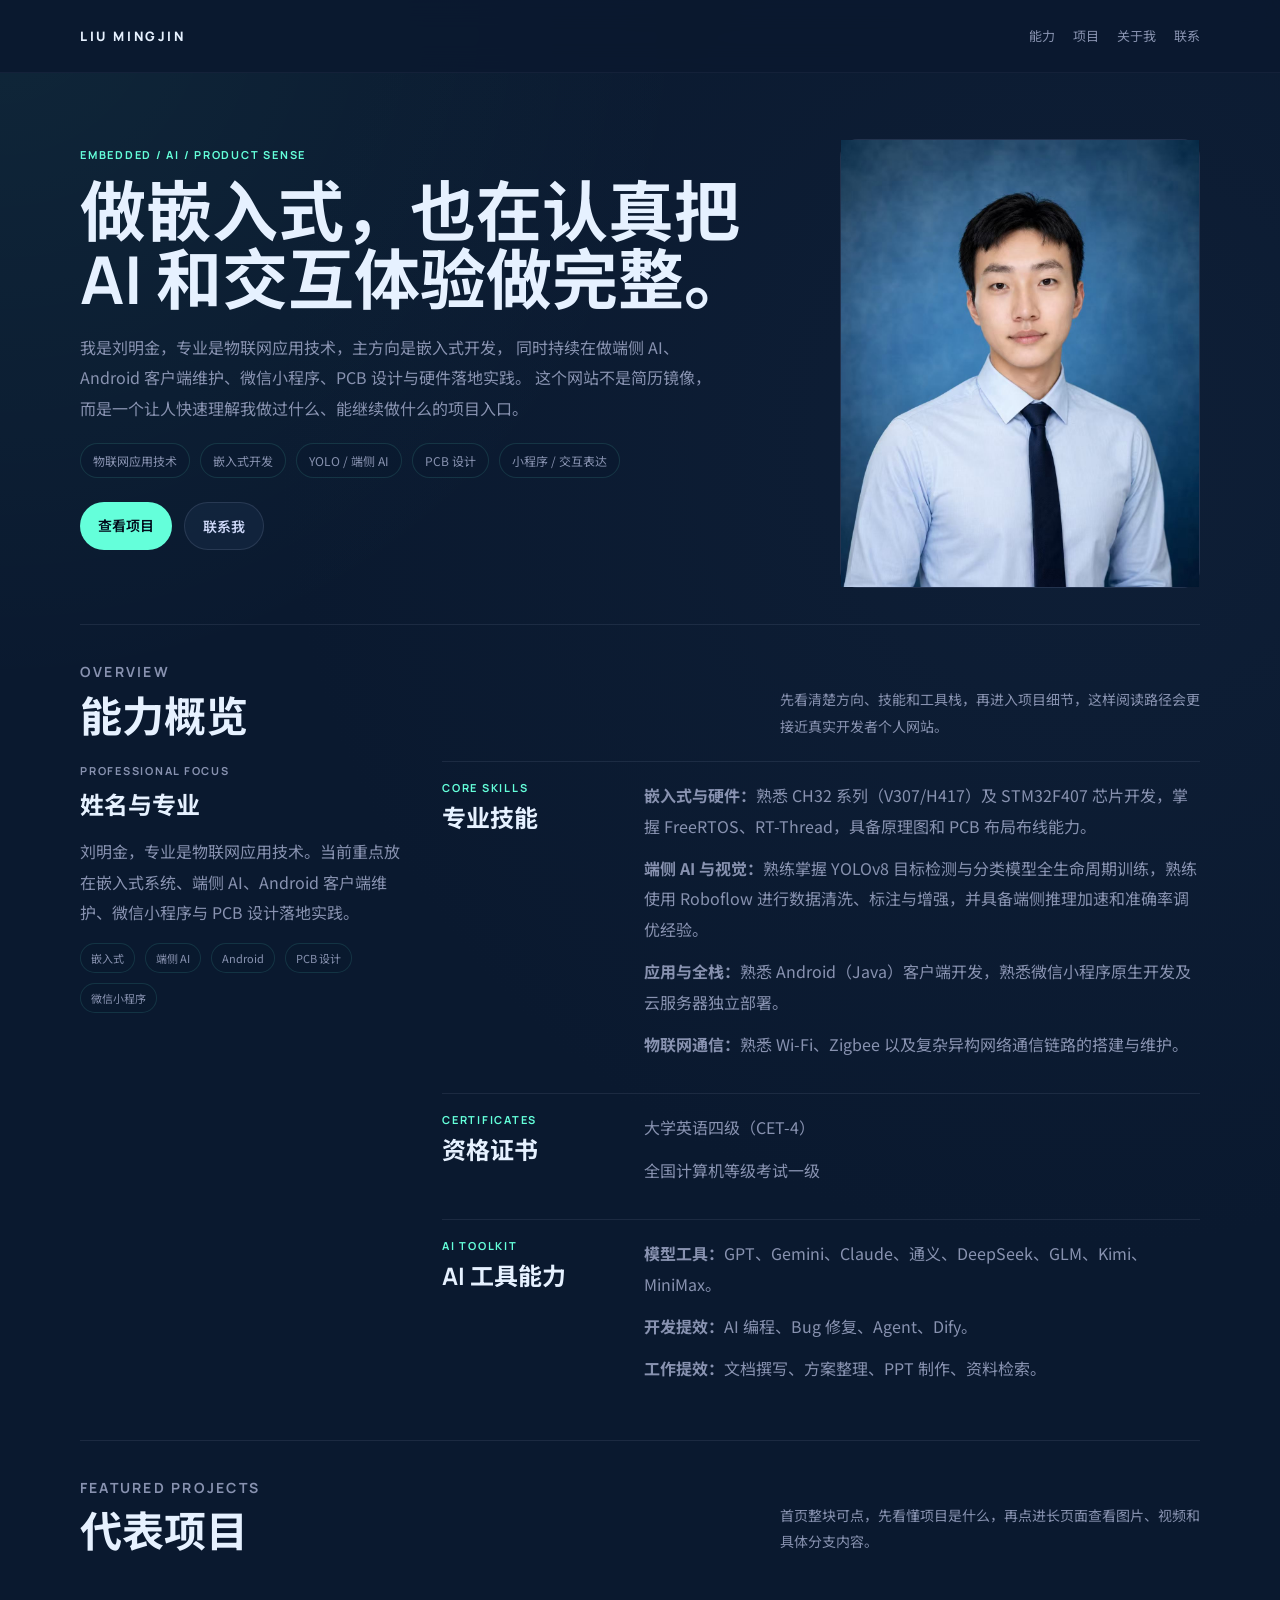
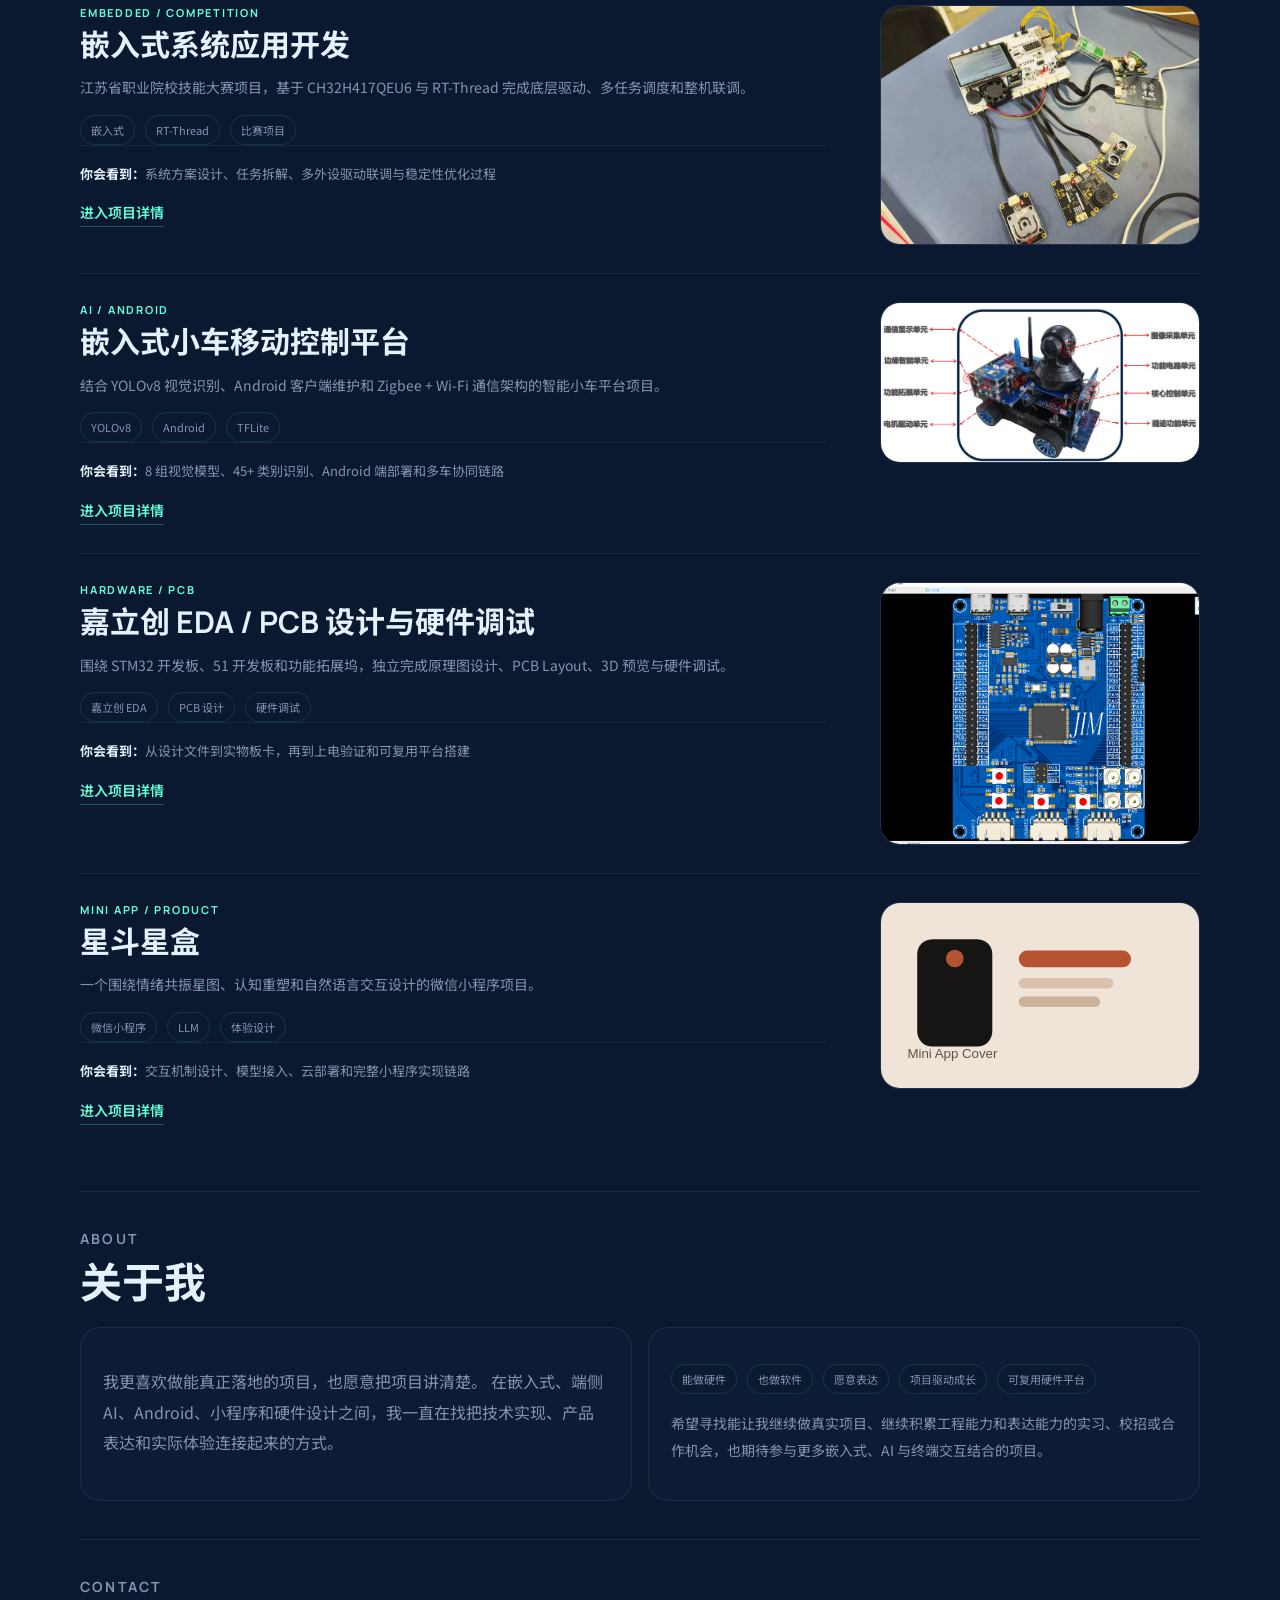
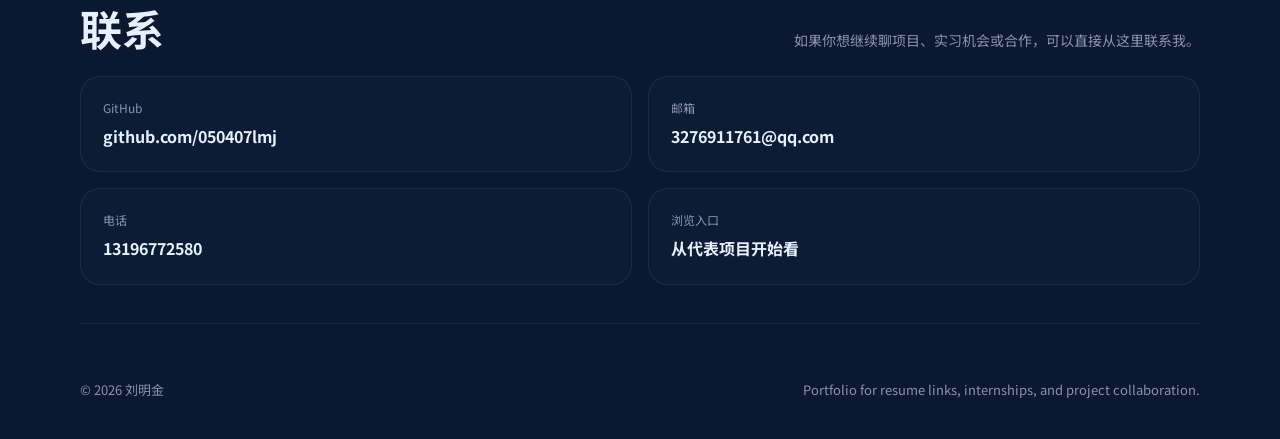
<file: index.html>
<!DOCTYPE html>
<html lang="zh-CN">
<head>
<meta charset="UTF-8">
<meta name="viewport" content="width=device-width, initial-scale=1.0">
<title>刘明金 | 嵌入式 × AI × 项目作品集</title>
<meta name="description" content="刘明金的个人作品集，聚焦嵌入式开发、端侧 AI、微信小程序、PCB 设计与项目落地实践。">
<link rel="preconnect" href="https://fonts.googleapis.com">
<link rel="preconnect" href="https://fonts.gstatic.com" crossorigin>
<link href="https://fonts.googleapis.com/css2?family=Manrope:wght@400;500;600;700;800&family=Noto+Sans+SC:wght@400;500;700&display=swap" rel="stylesheet">
<link rel="stylesheet" href="styles.css">
</head>
<body>
  <header class="site-header">
    <div class="shell nav-bar">
      <a class="brand" href="index.html">LIU MINGJIN</a>
      <nav class="nav-links" aria-label="主导航">
        <a href="#overview">能力</a>
        <a href="#projects">项目</a>
        <a href="#about">关于我</a>
        <a href="#contact">联系</a>
      </nav>
    </div>
  </header>

  <main class="shell flow-layout">
    <section class="hero" data-testid="hero-title-wrap">
      <div class="hero-grid">
        <div class="hero-copy">
          <p class="eyebrow">Embedded / AI / Product Sense</p>
          <h1 data-testid="hero-title">做嵌入式，也在认真把 AI 和交互体验做完整。</h1>
          <p class="hero-summary">
            我是刘明金，专业是物联网应用技术，主方向是嵌入式开发，
            同时持续在做端侧 AI、Android 客户端维护、微信小程序、PCB 设计与硬件落地实践。
            这个网站不是简历镜像，而是一个让人快速理解我做过什么、能继续做什么的项目入口。
          </p>
          <div class="tag-list">
            <span>物联网应用技术</span>
            <span>嵌入式开发</span>
            <span>YOLO / 端侧 AI</span>
            <span>PCB 设计</span>
            <span>小程序 / 交互表达</span>
          </div>
          <div class="hero-actions">
            <a class="button button-primary" href="#projects">查看项目</a>
            <a class="button button-secondary" href="#contact">联系我</a>
          </div>
        </div>

        <aside class="hero-aside">
          <div class="portrait-frame hero-portrait">
            <img src="assets/portrait.jpg" alt="刘明金个人照片">
          </div>
        </aside>
      </div>
    </section>

    <section class="section section-plain" id="overview">
      <div class="section-heading">
        <div>
          <p class="eyebrow">Overview</p>
          <h2>能力概览</h2>
        </div>
        <p>先看清楚方向、技能和工具栈，再进入项目细节，这样阅读路径会更接近真实开发者个人网站。</p>
      </div>

      <div class="overview-layout">
        <article class="overview-intro">
          <p class="detail-kind">Professional Focus</p>
          <h3>姓名与专业</h3>
          <p>刘明金，专业是物联网应用技术。当前重点放在嵌入式系统、端侧 AI、Android 客户端维护、微信小程序与 PCB 设计落地实践。</p>
          <div class="tag-list small">
            <span>嵌入式</span>
            <span>端侧 AI</span>
            <span>Android</span>
            <span>PCB 设计</span>
            <span>微信小程序</span>
          </div>
        </article>

        <div class="overview-rows">
          <article class="overview-row">
            <div class="overview-label">
              <p class="detail-kind">Core Skills</p>
              <h3>专业技能</h3>
            </div>
            <div class="overview-content">
              <p><strong>嵌入式与硬件：</strong>熟悉 CH32 系列（V307/H417）及 STM32F407 芯片开发，掌握 FreeRTOS、RT-Thread，具备原理图和 PCB 布局布线能力。</p>
              <p><strong>端侧 AI 与视觉：</strong>熟练掌握 YOLOv8 目标检测与分类模型全生命周期训练，熟练使用 Roboflow 进行数据清洗、标注与增强，并具备端侧推理加速和准确率调优经验。</p>
              <p><strong>应用与全栈：</strong>熟悉 Android（Java）客户端开发，熟悉微信小程序原生开发及云服务器独立部署。</p>
              <p><strong>物联网通信：</strong>熟悉 Wi-Fi、Zigbee 以及复杂异构网络通信链路的搭建与维护。</p>
            </div>
          </article>

          <article class="overview-row">
            <div class="overview-label">
              <p class="detail-kind">Certificates</p>
              <h3>资格证书</h3>
            </div>
            <div class="overview-content">
              <p>大学英语四级（CET-4）</p>
              <p>全国计算机等级考试一级</p>
            </div>
          </article>

          <article class="overview-row">
            <div class="overview-label">
              <p class="detail-kind">AI Toolkit</p>
              <h3>AI 工具能力</h3>
            </div>
            <div class="overview-content">
              <p><strong>模型工具：</strong>GPT、Gemini、Claude、通义、DeepSeek、GLM、Kimi、MiniMax。</p>
              <p><strong>开发提效：</strong>AI 编程、Bug 修复、Agent、Dify。</p>
              <p><strong>工作提效：</strong>文档撰写、方案整理、PPT 制作、资料检索。</p>
            </div>
          </article>
        </div>
      </div>
    </section>

    <section class="section section-plain" id="projects" data-testid="featured-projects">
      <div class="section-heading">
        <div>
          <p class="eyebrow">Featured Projects</p>
          <h2>代表项目</h2>
        </div>
        <p>首页整块可点，先看懂项目是什么，再点进长页面查看图片、视频和具体分支内容。</p>
      </div>

      <div class="project-list">
        <a class="project-entry" href="projects/embedded-system.html">
          <article class="project-item">
            <div class="project-text">
              <p class="project-type">Embedded / Competition</p>
              <h3>嵌入式系统应用开发</h3>
              <p class="project-summary">江苏省职业院校技能大赛项目，基于 CH32H417QEU6 与 RT-Thread 完成底层驱动、多任务调度和整机联调。</p>
              <div class="tag-list small">
                <span>嵌入式</span>
                <span>RT-Thread</span>
                <span>比赛项目</span>
              </div>
              <p class="project-result"><strong>你会看到：</strong>系统方案设计、任务拆解、多外设驱动联调与稳定性优化过程</p>
              <span class="project-cta">进入项目详情</span>
            </div>
            <div class="project-media">
              <img src="assets/projects/embedded-real/board-setup.jpg" alt="嵌入式系统应用开发实物图">
            </div>
          </article>
        </a>

        <a class="project-entry" href="projects/smart-car-platform.html">
          <article class="project-item">
            <div class="project-text">
              <p class="project-type">AI / Android</p>
              <h3>嵌入式小车移动控制平台</h3>
              <p class="project-summary">结合 YOLOv8 视觉识别、Android 客户端维护和 Zigbee + Wi-Fi 通信架构的智能小车平台项目。</p>
              <div class="tag-list small">
                <span>YOLOv8</span>
                <span>Android</span>
                <span>TFLite</span>
              </div>
              <p class="project-result"><strong>你会看到：</strong>8 组视觉模型、45+ 类别识别、Android 端部署和多车协同链路</p>
              <span class="project-cta">进入项目详情</span>
            </div>
            <div class="project-media">
              <img src="assets/projects/smart-car-real/smart-car-overview.png" alt="嵌入式小车移动控制平台实物图">
            </div>
          </article>
        </a>

        <a class="project-entry" href="projects/jlc-pcb-design.html">
          <article class="project-item">
            <div class="project-text">
              <p class="project-type">Hardware / PCB</p>
              <h3>嘉立创 EDA / PCB 设计与硬件调试</h3>
              <p class="project-summary">围绕 STM32 开发板、51 开发板和功能拓展坞，独立完成原理图设计、PCB Layout、3D 预览与硬件调试。</p>
              <div class="tag-list small">
                <span>嘉立创 EDA</span>
                <span>PCB 设计</span>
                <span>硬件调试</span>
              </div>
              <p class="project-result"><strong>你会看到：</strong>从设计文件到实物板卡，再到上电验证和可复用平台搭建</p>
              <span class="project-cta">进入项目详情</span>
            </div>
            <div class="project-media">
              <img src="assets/projects/pcb-real/stm32-board-3d.png" alt="嘉立创 EDA / PCB 设计与硬件调试 3D 图">
            </div>
          </article>
        </a>

        <a class="project-entry" href="projects/xingdouxinghe.html">
          <article class="project-item">
            <div class="project-text">
              <p class="project-type">Mini App / Product</p>
              <h3>星斗星盒</h3>
              <p class="project-summary">一个围绕情绪共振星图、认知重塑和自然语言交互设计的微信小程序项目。</p>
              <div class="tag-list small">
                <span>微信小程序</span>
                <span>LLM</span>
                <span>体验设计</span>
              </div>
              <p class="project-result"><strong>你会看到：</strong>交互机制设计、模型接入、云部署和完整小程序实现链路</p>
              <span class="project-cta">进入项目详情</span>
            </div>
            <div class="project-media">
              <img src="assets/projects/xingdouxinghe-cover.svg" alt="星斗星盒封面图">
            </div>
          </article>
        </a>
      </div>
    </section>

    <section class="section section-plain" id="about" data-testid="about-section">
      <div class="section-heading">
        <div>
          <p class="eyebrow">About</p>
          <h2>关于我</h2>
        </div>
      </div>

      <div class="about-grid">
        <article class="about-card">
          <p>
            我更喜欢做能真正落地的项目，也愿意把项目讲清楚。
            在嵌入式、端侧 AI、Android、小程序和硬件设计之间，我一直在找把技术实现、产品表达和实际体验连接起来的方式。
          </p>
        </article>
        <article class="about-card">
          <div class="tag-list small">
            <span>能做硬件</span>
            <span>也做软件</span>
            <span>愿意表达</span>
            <span>项目驱动成长</span>
            <span>可复用硬件平台</span>
          </div>
          <p class="about-note">
            希望寻找能让我继续做真实项目、继续积累工程能力和表达能力的实习、校招或合作机会，也期待参与更多嵌入式、AI 与终端交互结合的项目。
          </p>
        </article>
      </div>
    </section>

    <section class="section section-plain" id="contact" data-testid="contact-section">
      <div class="section-heading">
        <div>
          <p class="eyebrow">Contact</p>
          <h2>联系</h2>
        </div>
        <p>如果你想继续聊项目、实习机会或合作，可以直接从这里联系我。</p>
      </div>

      <div class="contact-grid">
        <a class="contact-card" href="https://github.com/050407lmj" target="_blank" rel="noopener">
          <span>GitHub</span>
          <strong>github.com/050407lmj</strong>
        </a>
        <a class="contact-card" href="mailto:3276911761@qq.com">
          <span>邮箱</span>
          <strong>3276911761@qq.com</strong>
        </a>
        <a class="contact-card" href="tel:13196772580">
          <span>电话</span>
          <strong>13196772580</strong>
        </a>
        <a class="contact-card" href="#projects">
          <span>浏览入口</span>
          <strong>从代表项目开始看</strong>
        </a>
      </div>
    </section>
  </main>

  <footer class="site-footer">
    <div class="shell footer-inner">
      <span>© 2026 刘明金</span>
      <span>Portfolio for resume links, internships, and project collaboration.</span>
    </div>
  </footer>

  <script src="site.js"></script>
</body>
</html>
</file>
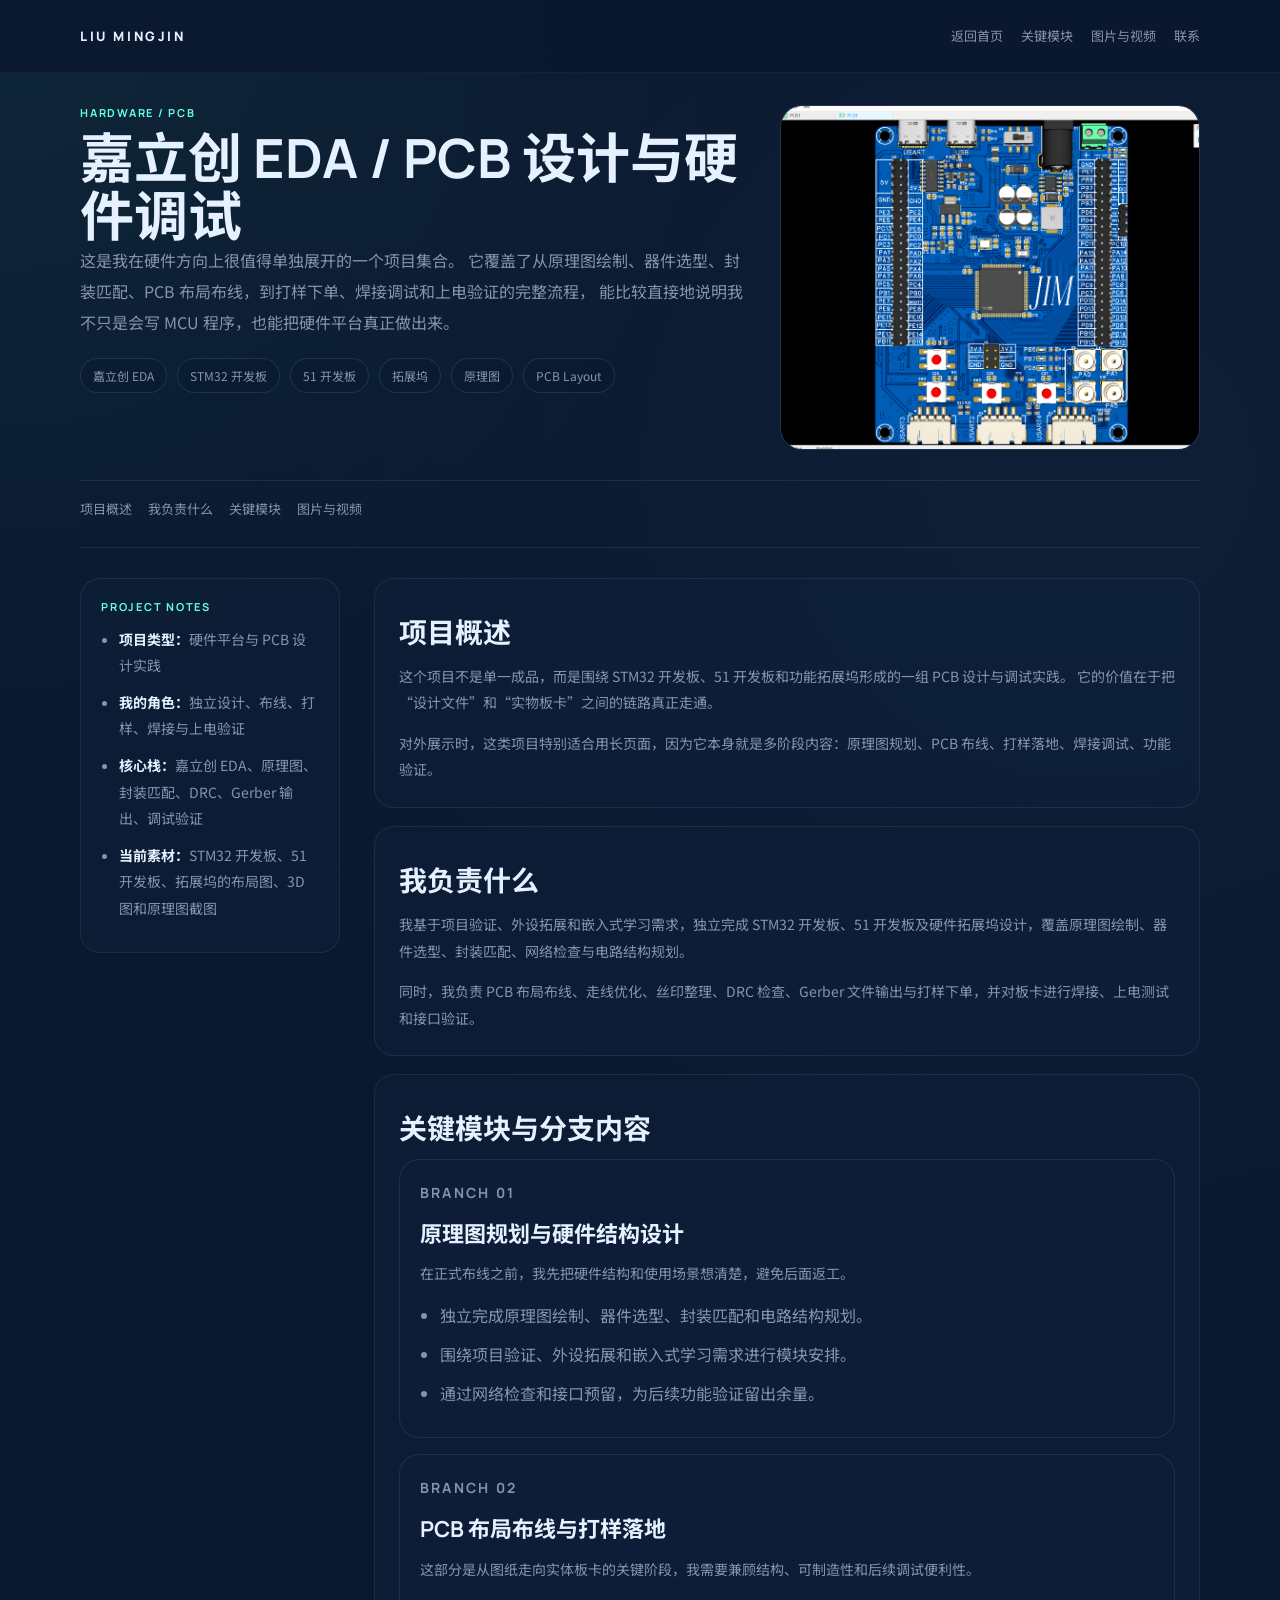
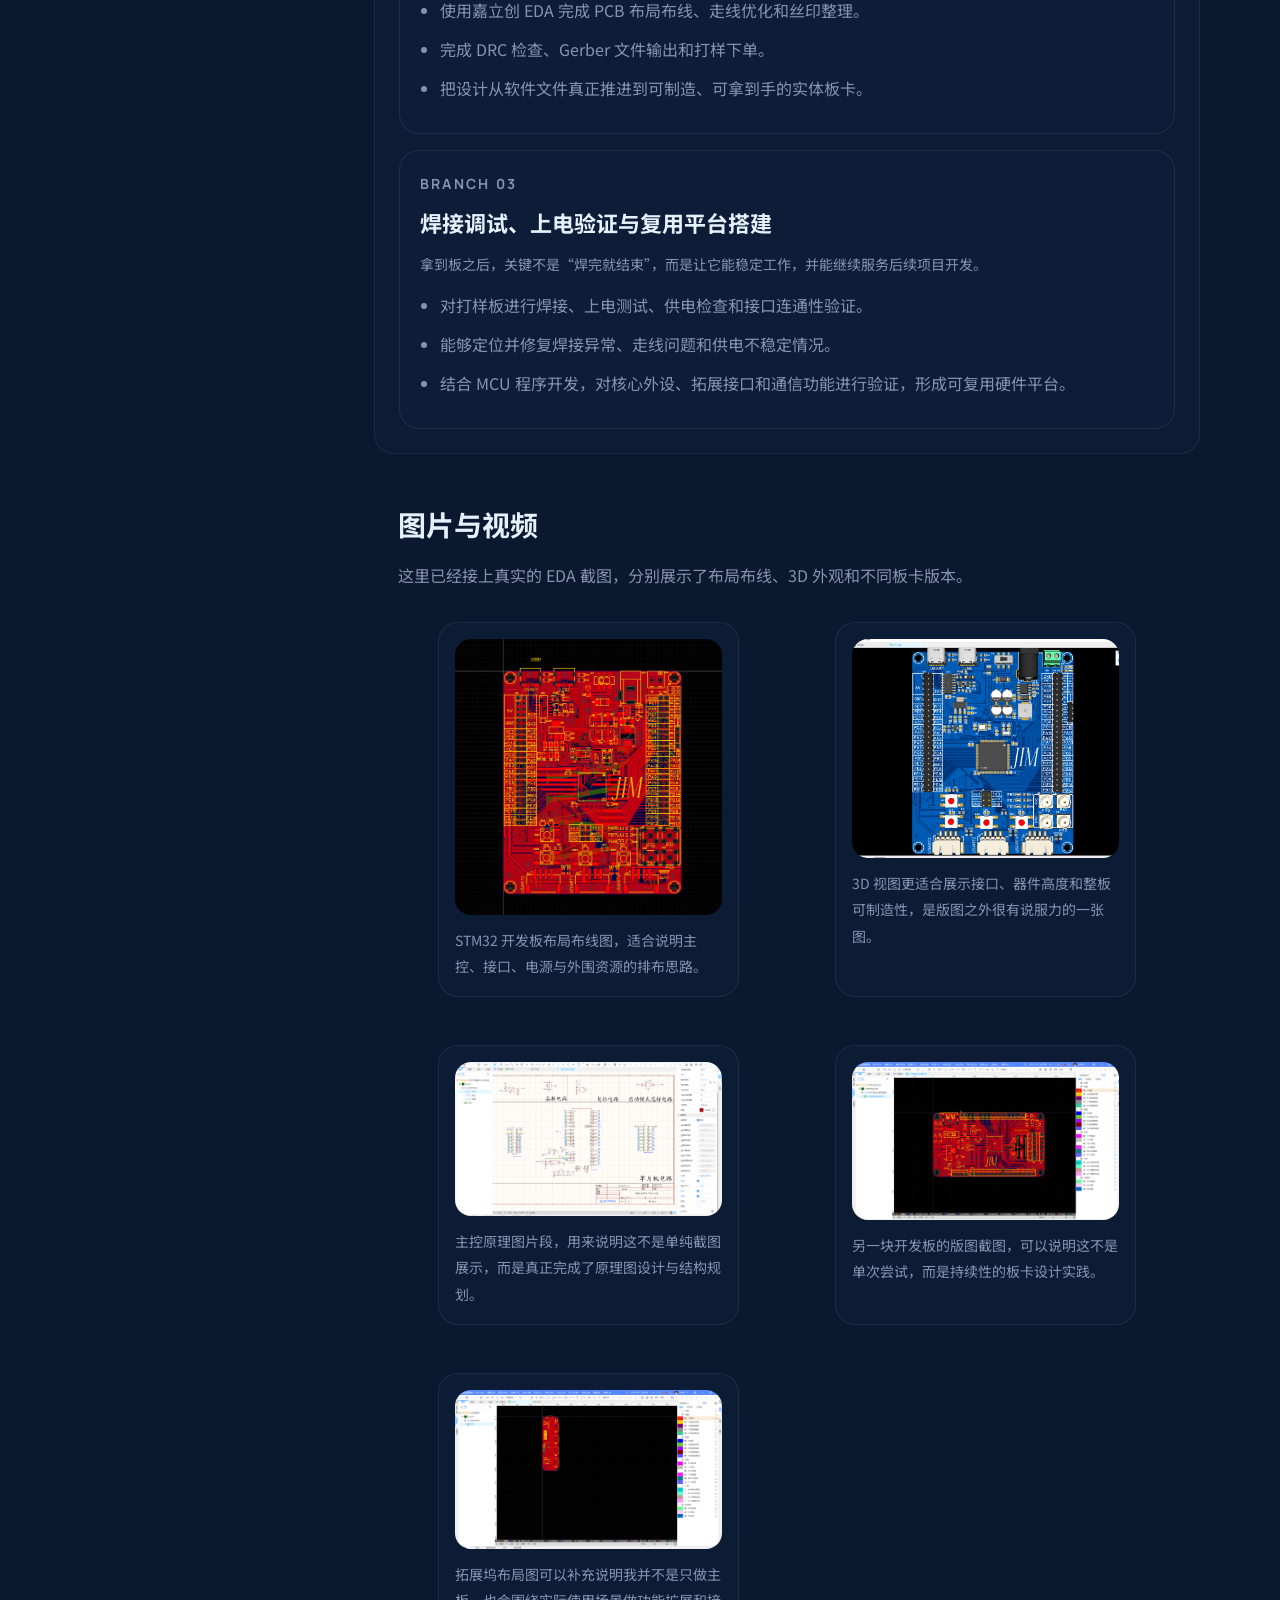
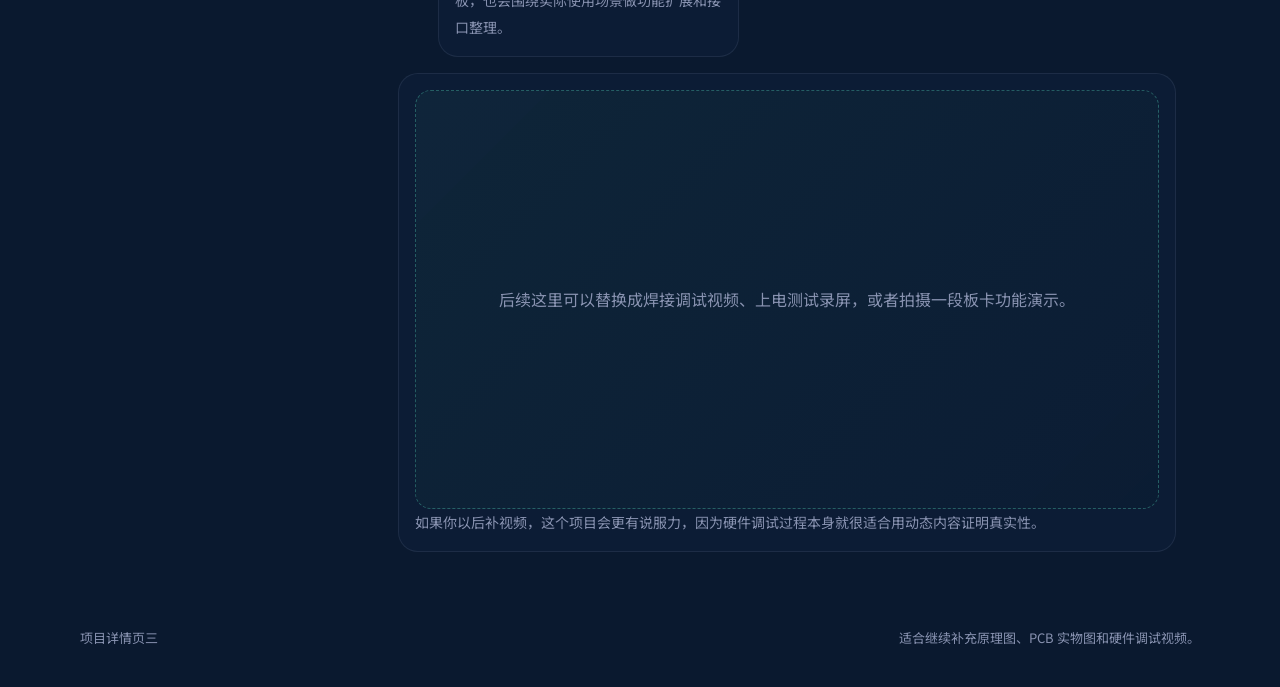
<file: projects/jlc-pcb-design.html>
<!DOCTYPE html>
<html lang="zh-CN">
<head>
<meta charset="UTF-8">
<meta name="viewport" content="width=device-width, initial-scale=1.0">
<title>嘉立创 EDA / PCB 设计与硬件调试 | 刘明金</title>
<meta name="description" content="嘉立创 EDA / PCB 设计与硬件调试详情页，展示原理图设计、PCB 布局布线、打样与焊接调试流程。">
<link rel="preconnect" href="https://fonts.googleapis.com">
<link rel="preconnect" href="https://fonts.gstatic.com" crossorigin>
<link href="https://fonts.googleapis.com/css2?family=Manrope:wght@400;500;600;700;800&family=Noto+Sans+SC:wght@400;500;700&display=swap" rel="stylesheet">
<link rel="stylesheet" href="../styles.css">
</head>
<body>
  <header class="site-header">
    <div class="shell nav-bar">
      <a class="brand" href="../index.html">LIU MINGJIN</a>
      <nav class="nav-links" aria-label="页面导航">
        <a href="../index.html#projects">返回首页</a>
        <a href="#branches">关键模块</a>
        <a href="#media">图片与视频</a>
        <a href="../index.html#contact">联系</a>
      </nav>
    </div>
  </header>

  <main class="shell project-page">
    <section class="project-hero">
      <div class="project-hero-copy">
        <p class="detail-kind">Hardware / PCB</p>
        <h1 data-testid="project-title">嘉立创 EDA / PCB 设计与硬件调试</h1>
        <p class="project-lead">
          这是我在硬件方向上很值得单独展开的一个项目集合。
          它覆盖了从原理图绘制、器件选型、封装匹配、PCB 布局布线，到打样下单、焊接调试和上电验证的完整流程，
          能比较直接地说明我不只是会写 MCU 程序，也能把硬件平台真正做出来。
        </p>
        <div class="tag-list">
          <span>嘉立创 EDA</span>
          <span>STM32 开发板</span>
          <span>51 开发板</span>
          <span>拓展坞</span>
          <span>原理图</span>
          <span>PCB Layout</span>
        </div>
      </div>
      <div class="project-hero-media">
        <img src="../assets/projects/pcb-real/stm32-board-3d.png" alt="STM32 开发板 3D 图">
      </div>
    </section>

    <nav class="project-outline" aria-label="项目目录">
      <a href="#overview">项目概述</a>
      <a href="#role">我负责什么</a>
      <a href="#branches">关键模块</a>
      <a href="#media">图片与视频</a>
    </nav>

    <div class="story-layout">
      <aside class="story-meta">
        <p class="detail-kind">Project Notes</p>
        <ul class="meta-list">
          <li><strong>项目类型：</strong>硬件平台与 PCB 设计实践</li>
          <li><strong>我的角色：</strong>独立设计、布线、打样、焊接与上电验证</li>
          <li><strong>核心栈：</strong>嘉立创 EDA、原理图、封装匹配、DRC、Gerber 输出、调试验证</li>
          <li><strong>当前素材：</strong>STM32 开发板、51 开发板、拓展坞的布局图、3D 图和原理图截图</li>
        </ul>
      </aside>

      <div class="story-body">
        <section class="story-section" id="overview" data-testid="project-background">
          <h2>项目概述</h2>
          <div class="story-copy">
            <p>
              这个项目不是单一成品，而是围绕 STM32 开发板、51 开发板和功能拓展坞形成的一组 PCB 设计与调试实践。
              它的价值在于把“设计文件”和“实物板卡”之间的链路真正走通。
            </p>
            <p>
              对外展示时，这类项目特别适合用长页面，因为它本身就是多阶段内容：原理图规划、PCB 布线、打样落地、焊接调试、功能验证。
            </p>
          </div>
        </section>

        <section class="story-section" id="role">
          <h2>我负责什么</h2>
          <div class="story-copy">
            <p>我基于项目验证、外设拓展和嵌入式学习需求，独立完成 STM32 开发板、51 开发板及硬件拓展坞设计，覆盖原理图绘制、器件选型、封装匹配、网络检查与电路结构规划。</p>
            <p>同时，我负责 PCB 布局布线、走线优化、丝印整理、DRC 检查、Gerber 文件输出与打样下单，并对板卡进行焊接、上电测试和接口验证。</p>
          </div>
        </section>

        <section class="story-section" id="branches" data-testid="project-branches">
          <h2>关键模块与分支内容</h2>
          <div class="branch-stack">
            <article class="branch-block">
              <div class="branch-copy">
                <p class="detail-kind">Branch 01</p>
                <h3>原理图规划与硬件结构设计</h3>
                <p>在正式布线之前，我先把硬件结构和使用场景想清楚，避免后面返工。</p>
                <ul>
                  <li>独立完成原理图绘制、器件选型、封装匹配和电路结构规划。</li>
                  <li>围绕项目验证、外设拓展和嵌入式学习需求进行模块安排。</li>
                  <li>通过网络检查和接口预留，为后续功能验证留出余量。</li>
                </ul>
              </div>
            </article>

            <article class="branch-block">
              <div class="branch-copy">
                <p class="detail-kind">Branch 02</p>
                <h3>PCB 布局布线与打样落地</h3>
                <p>这部分是从图纸走向实体板卡的关键阶段，我需要兼顾结构、可制造性和后续调试便利性。</p>
                <ul>
                  <li>使用嘉立创 EDA 完成 PCB 布局布线、走线优化和丝印整理。</li>
                  <li>完成 DRC 检查、Gerber 文件输出和打样下单。</li>
                  <li>把设计从软件文件真正推进到可制造、可拿到手的实体板卡。</li>
                </ul>
              </div>
            </article>

            <article class="branch-block">
              <div class="branch-copy">
                <p class="detail-kind">Branch 03</p>
                <h3>焊接调试、上电验证与复用平台搭建</h3>
                <p>拿到板之后，关键不是“焊完就结束”，而是让它能稳定工作，并能继续服务后续项目开发。</p>
                <ul>
                  <li>对打样板进行焊接、上电测试、供电检查和接口连通性验证。</li>
                  <li>能够定位并修复焊接异常、走线问题和供电不稳定情况。</li>
                  <li>结合 MCU 程序开发，对核心外设、拓展接口和通信功能进行验证，形成可复用硬件平台。</li>
                </ul>
              </div>
            </article>
          </div>
        </section>

        <section class="media-area" id="media" data-testid="project-gallery">
          <h2>图片与视频</h2>
          <p class="media-note">这里已经接上真实的 EDA 截图，分别展示了布局布线、3D 外观和不同板卡版本。</p>
          <div class="media-grid">
            <figure class="media-card">
              <img src="../assets/projects/pcb-real/stm32-board-layout.png" alt="STM32 开发板 PCB 布局图">
              <figcaption>STM32 开发板布局布线图，适合说明主控、接口、电源与外围资源的排布思路。</figcaption>
            </figure>
            <figure class="media-card">
              <img src="../assets/projects/pcb-real/stm32-board-3d.png" alt="STM32 开发板 3D 图">
              <figcaption>3D 视图更适合展示接口、器件高度和整板可制造性，是版图之外很有说服力的一张图。</figcaption>
            </figure>
            <figure class="media-card">
              <img src="../assets/projects/pcb-real/stm32-schematic-core.png" alt="STM32 主控原理图">
              <figcaption>主控原理图片段，用来说明这不是单纯截图展示，而是真正完成了原理图设计与结构规划。</figcaption>
            </figure>
            <figure class="media-card">
              <img src="../assets/projects/pcb-real/51-board-layout.png" alt="51 开发板布局图">
              <figcaption>另一块开发板的版图截图，可以说明这不是单次尝试，而是持续性的板卡设计实践。</figcaption>
            </figure>
            <figure class="media-card">
              <img src="../assets/projects/pcb-real/dock-layout.png" alt="拓展坞布局图">
              <figcaption>拓展坞布局图可以补充说明我并不是只做主板，也会围绕实际使用场景做功能扩展和接口整理。</figcaption>
            </figure>
          </div>
          <div class="video-card">
            <div class="video-placeholder">后续这里可以替换成焊接调试视频、上电测试录屏，或者拍摄一段板卡功能演示。</div>
            <p>如果你以后补视频，这个项目会更有说服力，因为硬件调试过程本身就很适合用动态内容证明真实性。</p>
          </div>
        </section>
      </div>
    </div>
  </main>

  <footer class="site-footer">
    <div class="shell footer-inner">
      <span>项目详情页三</span>
      <span>适合继续补充原理图、PCB 实物图和硬件调试视频。</span>
    </div>
  </footer>

  <script src="../site.js"></script>
</body>
</html>
</file>
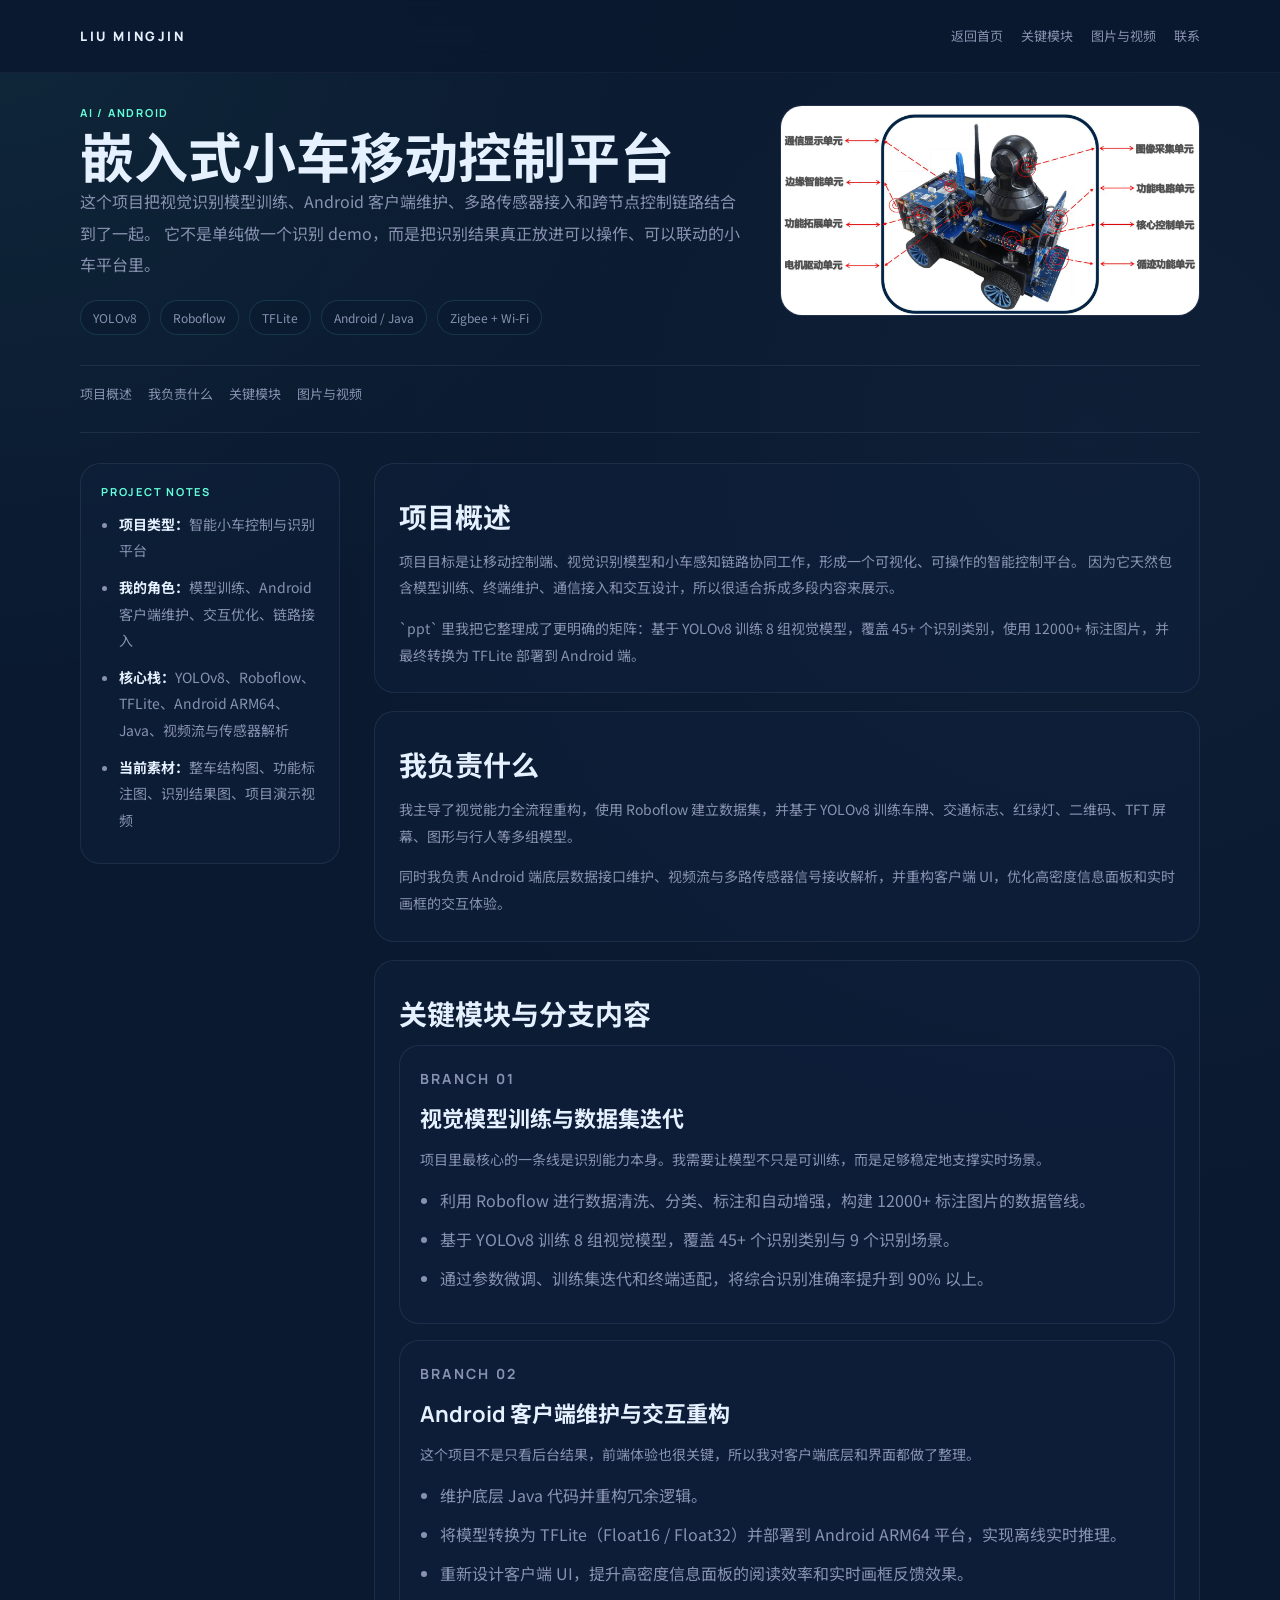
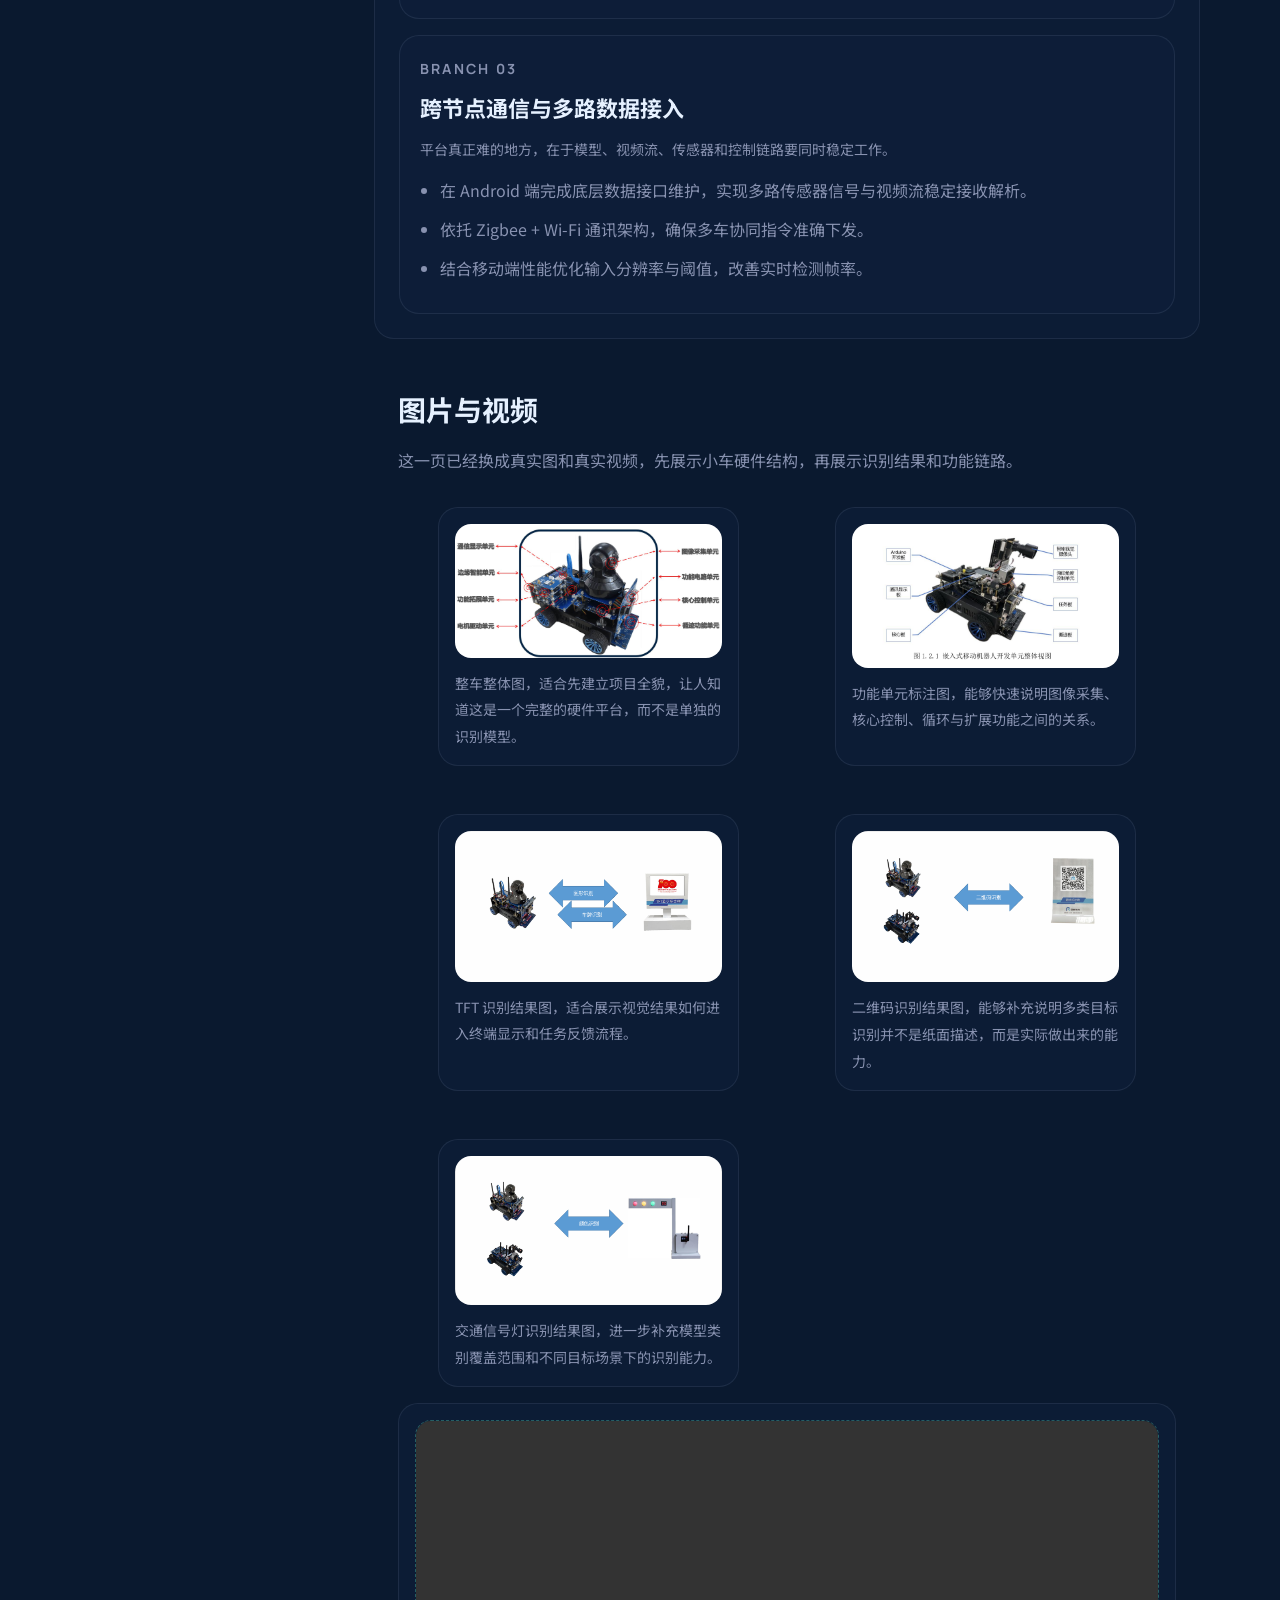
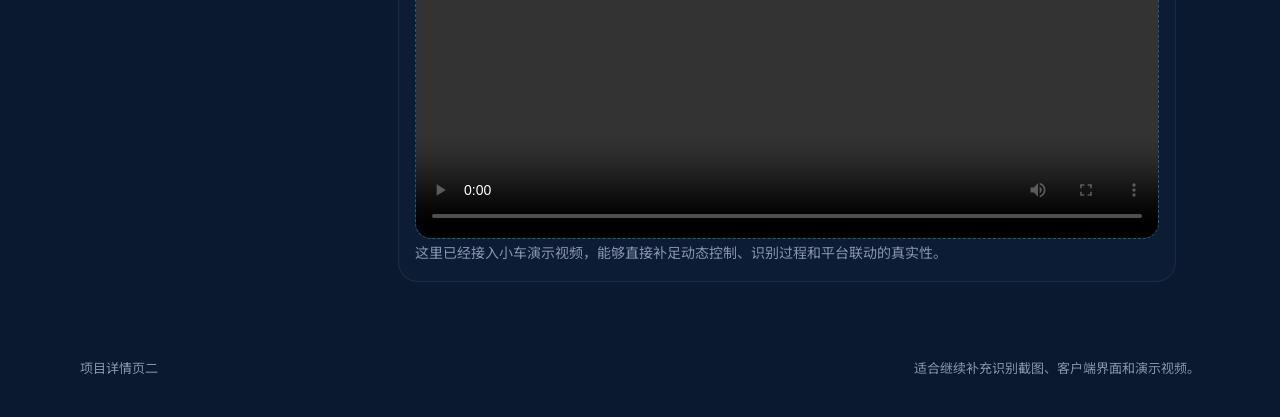
<file: projects/smart-car-platform.html>
<!DOCTYPE html>
<html lang="zh-CN">
<head>
<meta charset="UTF-8">
<meta name="viewport" content="width=device-width, initial-scale=1.0">
<title>嵌入式小车移动控制平台 | 刘明金</title>
<meta name="description" content="嵌入式小车移动控制平台详情页，展示模型训练、Android 客户端、通信链路以及图片与视频内容。">
<link rel="preconnect" href="https://fonts.googleapis.com">
<link rel="preconnect" href="https://fonts.gstatic.com" crossorigin>
<link href="https://fonts.googleapis.com/css2?family=Manrope:wght@400;500;600;700;800&family=Noto+Sans+SC:wght@400;500;700&display=swap" rel="stylesheet">
<link rel="stylesheet" href="../styles.css">
</head>
<body>
  <header class="site-header">
    <div class="shell nav-bar">
      <a class="brand" href="../index.html">LIU MINGJIN</a>
      <nav class="nav-links" aria-label="页面导航">
        <a href="../index.html#projects">返回首页</a>
        <a href="#branches">关键模块</a>
        <a href="#media">图片与视频</a>
        <a href="../index.html#contact">联系</a>
      </nav>
    </div>
  </header>

  <main class="shell project-page">
    <section class="project-hero">
      <div class="project-hero-copy">
        <p class="detail-kind">AI / Android</p>
        <h1 data-testid="project-title">嵌入式小车移动控制平台</h1>
        <p class="project-lead">
          这个项目把视觉识别模型训练、Android 客户端维护、多路传感器接入和跨节点控制链路结合到了一起。
          它不是单纯做一个识别 demo，而是把识别结果真正放进可以操作、可以联动的小车平台里。
        </p>
        <div class="tag-list">
          <span>YOLOv8</span>
          <span>Roboflow</span>
          <span>TFLite</span>
          <span>Android / Java</span>
          <span>Zigbee + Wi-Fi</span>
        </div>
      </div>
      <div class="project-hero-media">
        <img src="../assets/projects/smart-car-real/smart-car-overview.png" alt="嵌入式小车移动控制平台整体图">
      </div>
    </section>

    <nav class="project-outline" aria-label="项目目录">
      <a href="#overview">项目概述</a>
      <a href="#role">我负责什么</a>
      <a href="#branches">关键模块</a>
      <a href="#media">图片与视频</a>
    </nav>

    <div class="story-layout">
      <aside class="story-meta">
        <p class="detail-kind">Project Notes</p>
        <ul class="meta-list">
          <li><strong>项目类型：</strong>智能小车控制与识别平台</li>
          <li><strong>我的角色：</strong>模型训练、Android 客户端维护、交互优化、链路接入</li>
          <li><strong>核心栈：</strong>YOLOv8、Roboflow、TFLite、Android ARM64、Java、视频流与传感器解析</li>
          <li><strong>当前素材：</strong>整车结构图、功能标注图、识别结果图、项目演示视频</li>
        </ul>
      </aside>

      <div class="story-body">
        <section class="story-section" id="overview" data-testid="project-background">
          <h2>项目概述</h2>
          <div class="story-copy">
            <p>
              项目目标是让移动控制端、视觉识别模型和小车感知链路协同工作，形成一个可视化、可操作的智能控制平台。
              因为它天然包含模型训练、终端维护、通信接入和交互设计，所以很适合拆成多段内容来展示。
            </p>
            <p>
              `ppt` 里我把它整理成了更明确的矩阵：基于 YOLOv8 训练 8 组视觉模型，覆盖 45+ 个识别类别，使用 12000+ 标注图片，并最终转换为 TFLite 部署到 Android 端。
            </p>
          </div>
        </section>

        <section class="story-section" id="role">
          <h2>我负责什么</h2>
          <div class="story-copy">
            <p>我主导了视觉能力全流程重构，使用 Roboflow 建立数据集，并基于 YOLOv8 训练车牌、交通标志、红绿灯、二维码、TFT 屏幕、图形与行人等多组模型。</p>
            <p>同时我负责 Android 端底层数据接口维护、视频流与多路传感器信号接收解析，并重构客户端 UI，优化高密度信息面板和实时画框的交互体验。</p>
          </div>
        </section>

        <section class="story-section" id="branches" data-testid="project-branches">
          <h2>关键模块与分支内容</h2>
          <div class="branch-stack">
            <article class="branch-block">
              <div class="branch-copy">
                <p class="detail-kind">Branch 01</p>
                <h3>视觉模型训练与数据集迭代</h3>
                <p>项目里最核心的一条线是识别能力本身。我需要让模型不只是可训练，而是足够稳定地支撑实时场景。</p>
                <ul>
                  <li>利用 Roboflow 进行数据清洗、分类、标注和自动增强，构建 12000+ 标注图片的数据管线。</li>
                  <li>基于 YOLOv8 训练 8 组视觉模型，覆盖 45+ 个识别类别与 9 个识别场景。</li>
                  <li>通过参数微调、训练集迭代和终端适配，将综合识别准确率提升到 90% 以上。</li>
                </ul>
              </div>
            </article>

            <article class="branch-block">
              <div class="branch-copy">
                <p class="detail-kind">Branch 02</p>
                <h3>Android 客户端维护与交互重构</h3>
                <p>这个项目不是只看后台结果，前端体验也很关键，所以我对客户端底层和界面都做了整理。</p>
                <ul>
                  <li>维护底层 Java 代码并重构冗余逻辑。</li>
                  <li>将模型转换为 TFLite（Float16 / Float32）并部署到 Android ARM64 平台，实现离线实时推理。</li>
                  <li>重新设计客户端 UI，提升高密度信息面板的阅读效率和实时画框反馈效果。</li>
                </ul>
              </div>
            </article>

            <article class="branch-block">
              <div class="branch-copy">
                <p class="detail-kind">Branch 03</p>
                <h3>跨节点通信与多路数据接入</h3>
                <p>平台真正难的地方，在于模型、视频流、传感器和控制链路要同时稳定工作。</p>
                <ul>
                  <li>在 Android 端完成底层数据接口维护，实现多路传感器信号与视频流稳定接收解析。</li>
                  <li>依托 Zigbee + Wi-Fi 通讯架构，确保多车协同指令准确下发。</li>
                  <li>结合移动端性能优化输入分辨率与阈值，改善实时检测帧率。</li>
                </ul>
              </div>
            </article>
          </div>
        </section>

        <section class="media-area" id="media" data-testid="project-gallery">
          <h2>图片与视频</h2>
          <p class="media-note">这一页已经换成真实图和真实视频，先展示小车硬件结构，再展示识别结果和功能链路。</p>
          <div class="media-grid">
            <figure class="media-card">
              <img src="../assets/projects/smart-car-real/smart-car-overview.png" alt="智能小车整体结构图">
              <figcaption>整车整体图，适合先建立项目全貌，让人知道这是一个完整的硬件平台，而不是单独的识别模型。</figcaption>
            </figure>
            <figure class="media-card">
              <img src="../assets/projects/smart-car-real/smart-car-structure.png" alt="智能小车功能标注图">
              <figcaption>功能单元标注图，能够快速说明图像采集、核心控制、循环与扩展功能之间的关系。</figcaption>
            </figure>
            <figure class="media-card">
              <img src="../assets/projects/smart-car-real/smart-car-tft.png" alt="TFT 显示识别结果图">
              <figcaption>TFT 识别结果图，适合展示视觉结果如何进入终端显示和任务反馈流程。</figcaption>
            </figure>
            <figure class="media-card">
              <img src="../assets/projects/smart-car-real/smart-car-qr.png" alt="二维码识别结果图">
              <figcaption>二维码识别结果图，能够补充说明多类目标识别并不是纸面描述，而是实际做出来的能力。</figcaption>
            </figure>
            <figure class="media-card">
              <img src="../assets/projects/smart-car-real/smart-car-light.png" alt="交通信号灯识别结果图">
              <figcaption>交通信号灯识别结果图，进一步补充模型类别覆盖范围和不同目标场景下的识别能力。</figcaption>
            </figure>
          </div>
          <div class="video-card">
            <div class="video-shell">
              <video controls preload="metadata" src="../assets/projects/smart-car-real/smart-car-demo.mp4"></video>
            </div>
            <p>这里已经接入小车演示视频，能够直接补足动态控制、识别过程和平台联动的真实性。</p>
          </div>
        </section>
      </div>
    </div>
  </main>

  <footer class="site-footer">
    <div class="shell footer-inner">
      <span>项目详情页二</span>
      <span>适合继续补充识别截图、客户端界面和演示视频。</span>
    </div>
  </footer>

  <script src="../site.js"></script>
</body>
</html>
</file>
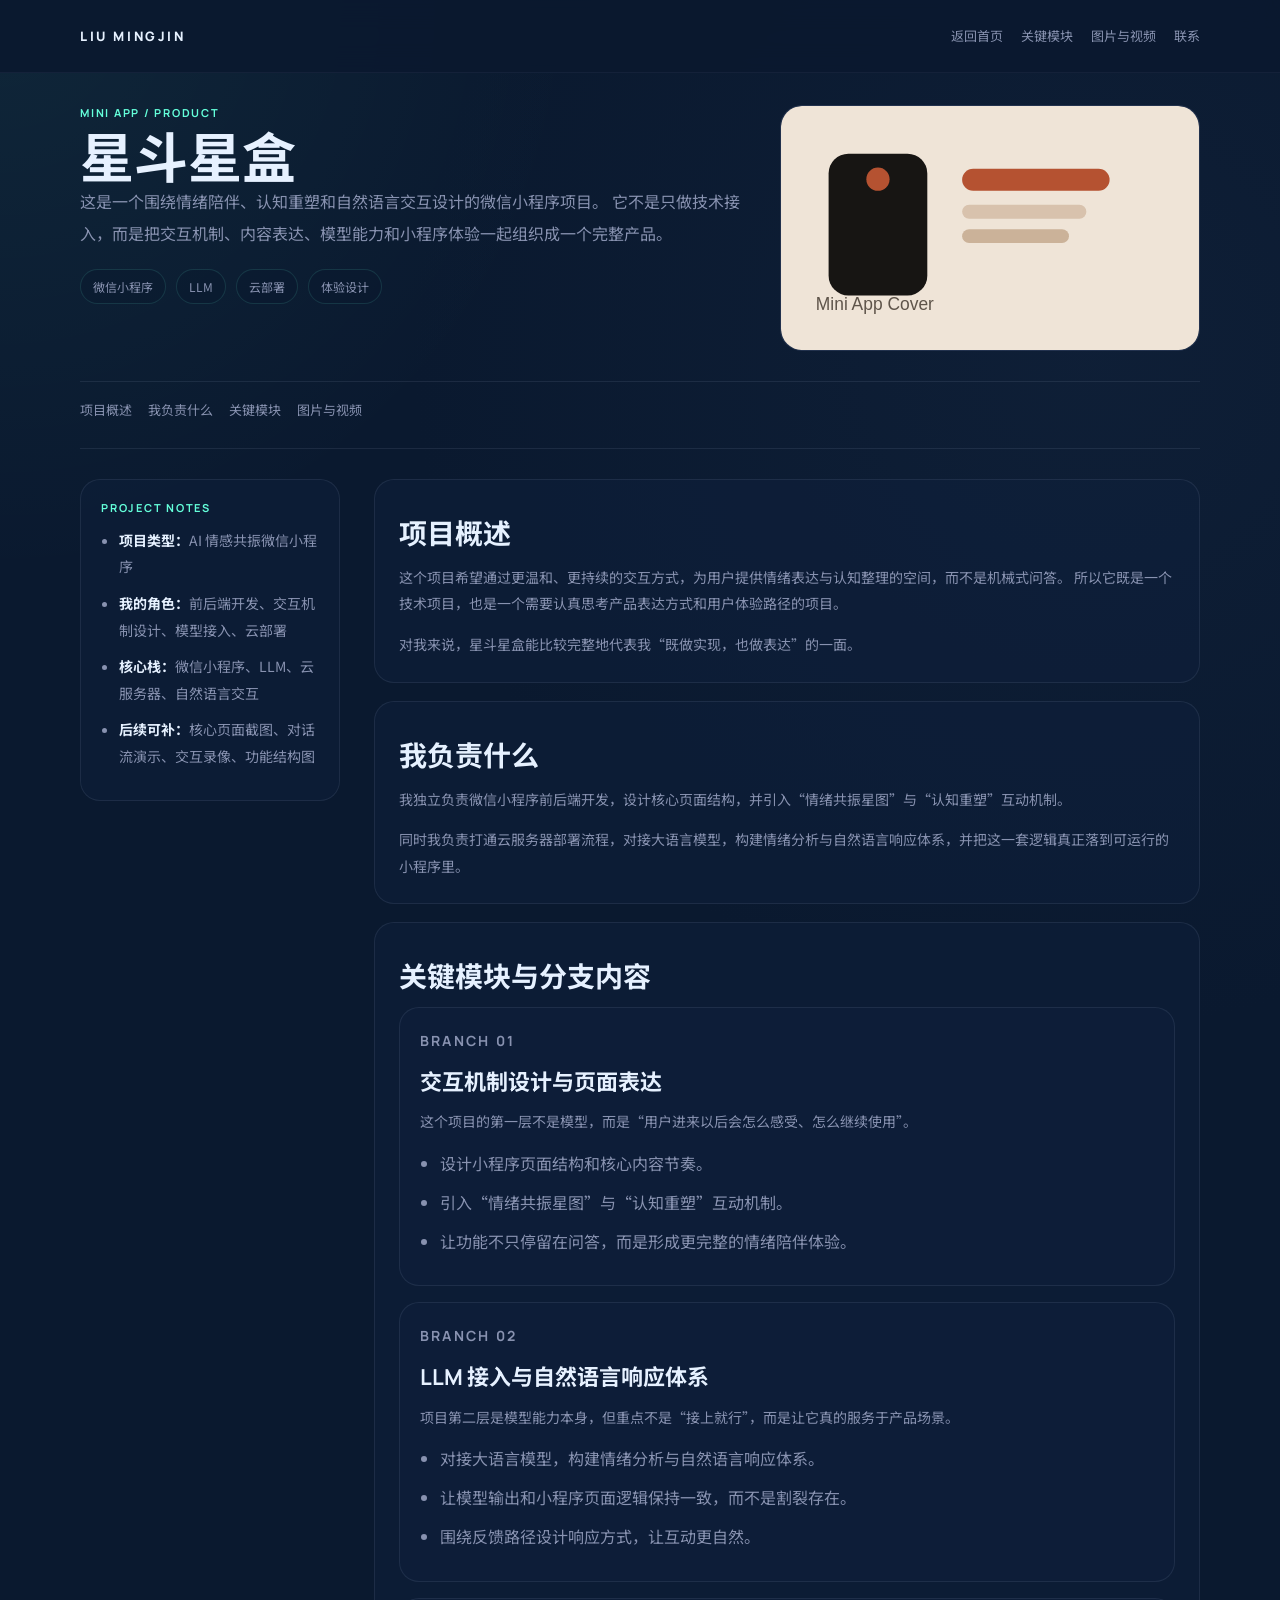
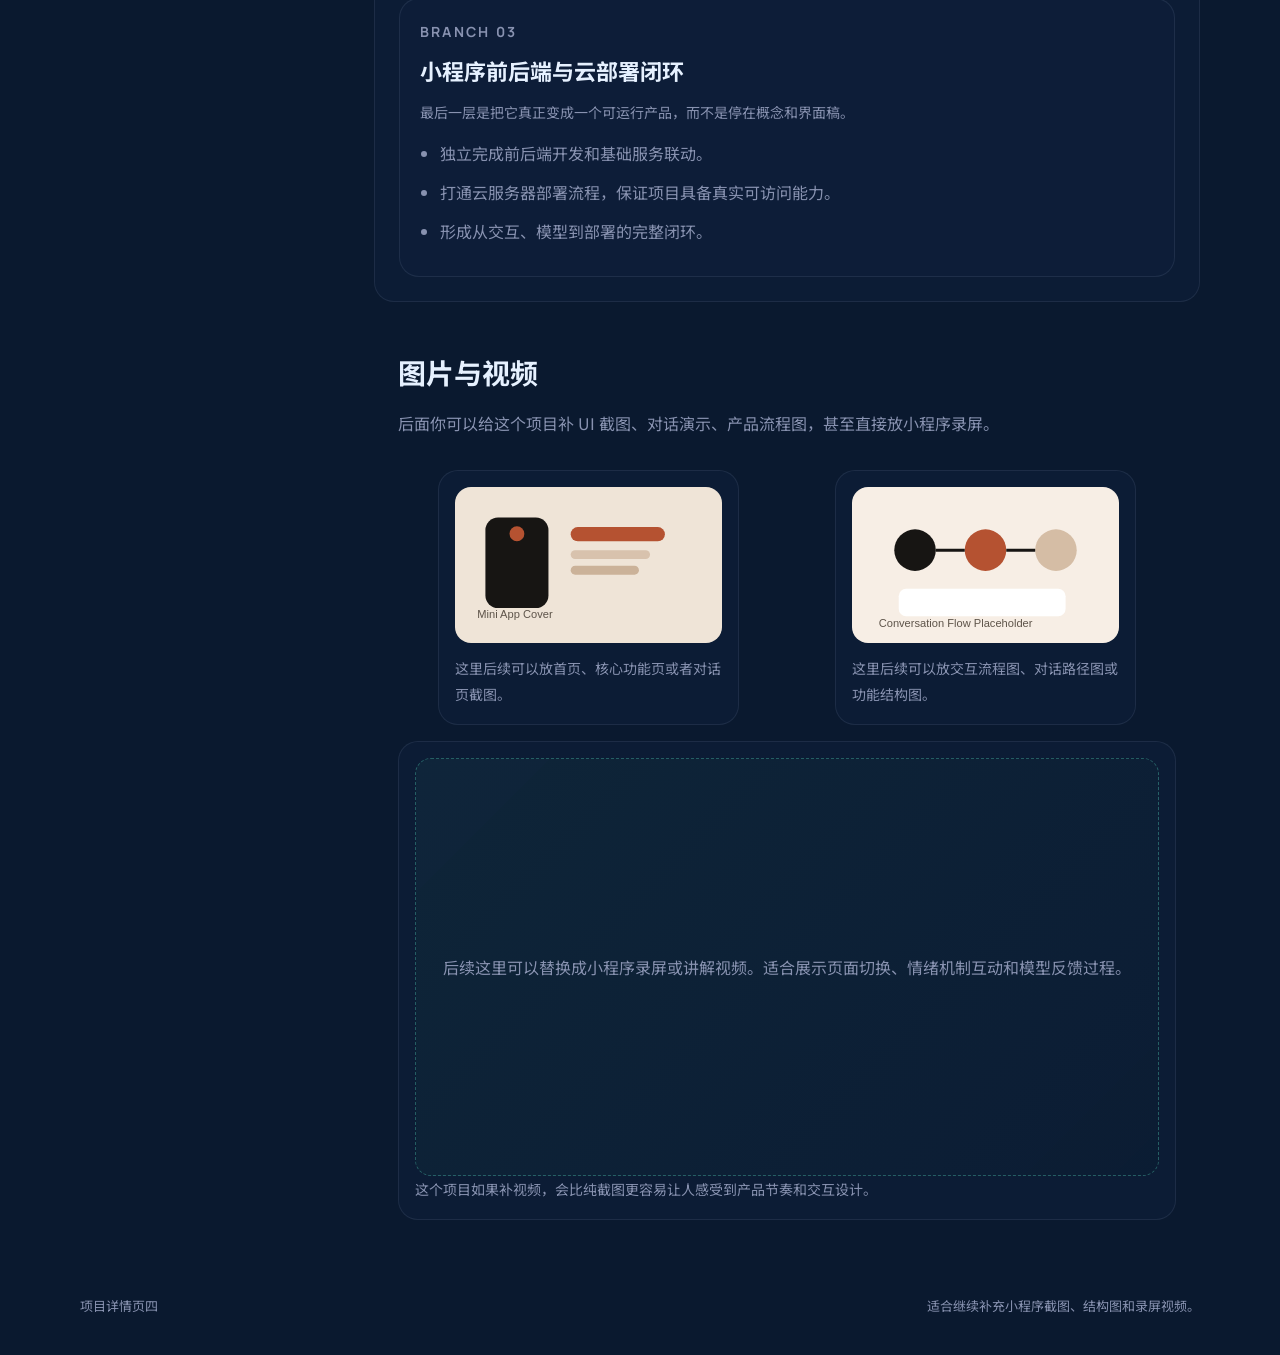
<file: projects/xingdouxinghe.html>
<!DOCTYPE html>
<html lang="zh-CN">
<head>
<meta charset="UTF-8">
<meta name="viewport" content="width=device-width, initial-scale=1.0">
<title>星斗星盒 | 刘明金</title>
<meta name="description" content="星斗星盒项目详情页，展示交互机制、LLM 接入、小程序实现和后续图片视频内容。">
<link rel="preconnect" href="https://fonts.googleapis.com">
<link rel="preconnect" href="https://fonts.gstatic.com" crossorigin>
<link href="https://fonts.googleapis.com/css2?family=Manrope:wght@400;500;600;700;800&family=Noto+Sans+SC:wght@400;500;700&display=swap" rel="stylesheet">
<link rel="stylesheet" href="../styles.css">
</head>
<body>
  <header class="site-header">
    <div class="shell nav-bar">
      <a class="brand" href="../index.html">LIU MINGJIN</a>
      <nav class="nav-links" aria-label="页面导航">
        <a href="../index.html#projects">返回首页</a>
        <a href="#branches">关键模块</a>
        <a href="#media">图片与视频</a>
        <a href="../index.html#contact">联系</a>
      </nav>
    </div>
  </header>

  <main class="shell project-page">
    <section class="project-hero">
      <div class="project-hero-copy">
        <p class="detail-kind">Mini App / Product</p>
        <h1 data-testid="project-title">星斗星盒</h1>
        <p class="project-lead">
          这是一个围绕情绪陪伴、认知重塑和自然语言交互设计的微信小程序项目。
          它不是只做技术接入，而是把交互机制、内容表达、模型能力和小程序体验一起组织成一个完整产品。
        </p>
        <div class="tag-list">
          <span>微信小程序</span>
          <span>LLM</span>
          <span>云部署</span>
          <span>体验设计</span>
        </div>
      </div>
      <div class="project-hero-media">
        <img src="../assets/projects/xingdouxinghe-cover.svg" alt="星斗星盒封面图">
      </div>
    </section>

    <nav class="project-outline" aria-label="项目目录">
      <a href="#overview">项目概述</a>
      <a href="#role">我负责什么</a>
      <a href="#branches">关键模块</a>
      <a href="#media">图片与视频</a>
    </nav>

    <div class="story-layout">
      <aside class="story-meta">
        <p class="detail-kind">Project Notes</p>
        <ul class="meta-list">
          <li><strong>项目类型：</strong>AI 情感共振微信小程序</li>
          <li><strong>我的角色：</strong>前后端开发、交互机制设计、模型接入、云部署</li>
          <li><strong>核心栈：</strong>微信小程序、LLM、云服务器、自然语言交互</li>
          <li><strong>后续可补：</strong>核心页面截图、对话流演示、交互录像、功能结构图</li>
        </ul>
      </aside>

      <div class="story-body">
        <section class="story-section" id="overview" data-testid="project-background">
          <h2>项目概述</h2>
          <div class="story-copy">
            <p>
              这个项目希望通过更温和、更持续的交互方式，为用户提供情绪表达与认知整理的空间，而不是机械式问答。
              所以它既是一个技术项目，也是一个需要认真思考产品表达方式和用户体验路径的项目。
            </p>
            <p>
              对我来说，星斗星盒能比较完整地代表我“既做实现，也做表达”的一面。
            </p>
          </div>
        </section>

        <section class="story-section" id="role">
          <h2>我负责什么</h2>
          <div class="story-copy">
            <p>我独立负责微信小程序前后端开发，设计核心页面结构，并引入“情绪共振星图”与“认知重塑”互动机制。</p>
            <p>同时我负责打通云服务器部署流程，对接大语言模型，构建情绪分析与自然语言响应体系，并把这一套逻辑真正落到可运行的小程序里。</p>
          </div>
        </section>

        <section class="story-section" id="branches" data-testid="project-branches">
          <h2>关键模块与分支内容</h2>
          <div class="branch-stack">
            <article class="branch-block">
              <div class="branch-copy">
                <p class="detail-kind">Branch 01</p>
                <h3>交互机制设计与页面表达</h3>
                <p>这个项目的第一层不是模型，而是“用户进来以后会怎么感受、怎么继续使用”。</p>
                <ul>
                  <li>设计小程序页面结构和核心内容节奏。</li>
                  <li>引入“情绪共振星图”与“认知重塑”互动机制。</li>
                  <li>让功能不只停留在问答，而是形成更完整的情绪陪伴体验。</li>
                </ul>
              </div>
            </article>

            <article class="branch-block">
              <div class="branch-copy">
                <p class="detail-kind">Branch 02</p>
                <h3>LLM 接入与自然语言响应体系</h3>
                <p>项目第二层是模型能力本身，但重点不是“接上就行”，而是让它真的服务于产品场景。</p>
                <ul>
                  <li>对接大语言模型，构建情绪分析与自然语言响应体系。</li>
                  <li>让模型输出和小程序页面逻辑保持一致，而不是割裂存在。</li>
                  <li>围绕反馈路径设计响应方式，让互动更自然。</li>
                </ul>
              </div>
            </article>

            <article class="branch-block">
              <div class="branch-copy">
                <p class="detail-kind">Branch 03</p>
                <h3>小程序前后端与云部署闭环</h3>
                <p>最后一层是把它真正变成一个可运行产品，而不是停在概念和界面稿。</p>
                <ul>
                  <li>独立完成前后端开发和基础服务联动。</li>
                  <li>打通云服务器部署流程，保证项目具备真实可访问能力。</li>
                  <li>形成从交互、模型到部署的完整闭环。</li>
                </ul>
              </div>
            </article>
          </div>
        </section>

        <section class="media-area" id="media" data-testid="project-gallery">
          <h2>图片与视频</h2>
          <p class="media-note">后面你可以给这个项目补 UI 截图、对话演示、产品流程图，甚至直接放小程序录屏。</p>
          <div class="media-pair">
            <figure class="media-card">
              <img src="../assets/projects/xingdouxinghe-cover.svg" alt="星斗星盒页面展示占位图">
              <figcaption>这里后续可以放首页、核心功能页或者对话页截图。</figcaption>
            </figure>
            <figure class="media-card">
              <img src="../assets/projects/xingdouxinghe-flow.svg" alt="星斗星盒交互流程图占位">
              <figcaption>这里后续可以放交互流程图、对话路径图或功能结构图。</figcaption>
            </figure>
          </div>
          <div class="video-card">
            <div class="video-placeholder">后续这里可以替换成小程序录屏或讲解视频。适合展示页面切换、情绪机制互动和模型反馈过程。</div>
            <p>这个项目如果补视频，会比纯截图更容易让人感受到产品节奏和交互设计。</p>
          </div>
        </section>
      </div>
    </div>
  </main>

  <footer class="site-footer">
    <div class="shell footer-inner">
      <span>项目详情页四</span>
      <span>适合继续补充小程序截图、结构图和录屏视频。</span>
    </div>
  </footer>

  <script src="../site.js"></script>
</body>
</html>
</file>
<file: styles.css>
:root {
  --bg: #0a192f;
  --bg-elevated: #112240;
  --bg-card: #172a45;
  --bg-soft: rgba(23, 42, 69, 0.56);
  --text: #ccd6f6;
  --text-strong: #e6f1ff;
  --muted: #8892b0;
  --line: rgba(136, 146, 176, 0.2);
  --accent: #64ffda;
  --accent-soft: rgba(100, 255, 218, 0.12);
  --deep: #020c1b;
  --shadow: 0 18px 60px rgba(2, 12, 27, 0.32);
  --radius-xl: 28px;
  --radius-lg: 20px;
  --radius-md: 14px;
  --shell: 1120px;
}

* {
  box-sizing: border-box;
}

html {
  scroll-behavior: smooth;
}

body {
  margin: 0;
  color: var(--text);
  background:
    radial-gradient(circle at top left, rgba(100, 255, 218, 0.06), transparent 18%),
    radial-gradient(circle at 85% 12%, rgba(23, 42, 69, 0.34), transparent 24%),
    var(--bg);
  font-family: "Noto Sans SC", "Microsoft YaHei", sans-serif;
}

a {
  color: inherit;
  text-decoration: none;
}

img,
video {
  display: block;
  max-width: 100%;
}

.shell {
  width: min(var(--shell), calc(100% - 32px));
  margin: 0 auto;
}

.eyebrow,
.detail-kind,
.project-type {
  margin: 0;
  color: var(--accent);
  font-family: "Manrope", "Noto Sans SC", sans-serif;
  font-size: 11px;
  font-weight: 700;
  letter-spacing: 0.16em;
  text-transform: uppercase;
}

.site-header {
  position: sticky;
  top: 0;
  z-index: 50;
  backdrop-filter: blur(14px);
  background: rgba(10, 25, 47, 0.9);
  border-bottom: 1px solid rgba(136, 146, 176, 0.08);
  transition: transform 0.25s ease;
}

.nav-bar,
.footer-inner {
  display: flex;
  align-items: center;
  justify-content: space-between;
  gap: 16px;
}

.nav-bar {
  min-height: 72px;
}

.brand {
  color: var(--text-strong);
  font-family: "Manrope", "Noto Sans SC", sans-serif;
  font-size: 13px;
  font-weight: 800;
  letter-spacing: 0.2em;
}

.nav-links {
  display: flex;
  flex-wrap: wrap;
  gap: 18px;
}

.nav-links a,
.button,
.project-cta {
  transition: transform 0.2s ease, border-color 0.2s ease, background-color 0.2s ease, color 0.2s ease;
}

.nav-links a {
  padding: 6px 0;
  border-bottom: 1px solid transparent;
  color: var(--muted);
  font-size: 13px;
}

.nav-links a:hover {
  color: var(--accent);
  border-color: rgba(100, 255, 218, 0.42);
}

.flow-layout {
  padding: 42px 0 56px;
}

.hero {
  padding: 24px 0 36px;
  border-bottom: 1px solid rgba(136, 146, 176, 0.14);
}

.hero-grid {
  display: grid;
  grid-template-columns: minmax(0, 1.2fr) minmax(280px, 380px);
  gap: 56px;
  align-items: start;
}

.hero-copy {
  padding-top: 8px;
}

.hero-copy h1 {
  margin: 16px 0 18px;
  max-width: 700px;
  color: var(--text-strong);
  font-family: "Manrope", "Noto Sans SC", sans-serif;
  font-size: clamp(42px, 6vw, 66px);
  line-height: 1.03;
}

.hero-summary,
.section-heading p,
.overview-intro p,
.overview-content p,
.project-summary,
.project-result,
.about-card p,
.meta-list li,
.story-copy p,
.branch-copy p,
.media-note,
.media-card figcaption,
.video-card p {
  color: var(--muted);
  line-height: 1.9;
}

.hero-summary {
  max-width: 640px;
  margin: 0;
  font-size: 16px;
}

.tag-list {
  display: flex;
  flex-wrap: wrap;
  gap: 10px;
  margin-top: 20px;
}

.tag-list span {
  padding: 8px 12px;
  border-radius: 999px;
  border: 1px solid rgba(100, 255, 218, 0.12);
  background: rgba(10, 25, 47, 0.42);
  color: var(--muted);
  font-size: 12px;
}

.tag-list.small {
  margin-top: 14px;
}

.tag-list.small span {
  padding: 6px 10px;
  background: rgba(10, 25, 47, 0.56);
  font-size: 11px;
}

.hero-actions {
  display: flex;
  flex-wrap: wrap;
  gap: 12px;
  margin-top: 24px;
}

.button {
  padding: 13px 18px;
  border-radius: 999px;
  font-size: 14px;
  font-weight: 600;
}

.button-primary {
  background: var(--accent);
  color: var(--deep);
}

.button-secondary {
  border: 1px solid var(--line);
  background: rgba(23, 42, 69, 0.6);
  color: var(--text);
}

.button:hover {
  transform: translateY(-2px);
}

.hero-aside {
  display: flex;
  justify-content: flex-end;
}

.portrait-frame {
  border-radius: 18px;
  background: transparent;
}

.hero-portrait {
  width: min(100%, 360px);
  border: 1px solid rgba(136, 146, 176, 0.18);
  background: rgba(17, 34, 64, 0.34);
}

.portrait-frame img {
  width: 100%;
  height: auto;
}

.section {
  margin: 0 auto;
}

.section-plain {
  padding: 34px 0 38px;
  border-bottom: 1px solid rgba(136, 146, 176, 0.14);
}

.section-heading {
  display: flex;
  align-items: end;
  justify-content: space-between;
  gap: 32px;
  margin-bottom: 22px;
}

.section-heading h2,
.project-hero h1 {
  margin: 8px 0 0;
  color: var(--text-strong);
  font-family: "Manrope", "Noto Sans SC", sans-serif;
  font-size: clamp(28px, 4vw, 42px);
  line-height: 1.08;
}

.section-heading p {
  max-width: 420px;
  margin: 0;
  font-size: 14px;
}

.overview-layout,
.overview-rows,
.about-grid,
.contact-grid {
  display: grid;
  gap: 16px;
}

.overview-layout {
  grid-template-columns: minmax(240px, 320px) minmax(0, 1fr);
  gap: 42px;
  align-items: start;
}

.overview-intro h3,
.overview-label h3,
.project-text h3,
.story-section h2,
.branch-copy h3,
.media-area h2 {
  margin: 8px 0 12px;
  color: var(--text-strong);
  font-family: "Manrope", "Noto Sans SC", sans-serif;
}

.overview-intro h3,
.overview-label h3 {
  font-size: 24px;
  line-height: 1.25;
}

.overview-row {
  display: grid;
  grid-template-columns: 180px 1fr;
  gap: 22px;
  padding: 18px 0;
  border-top: 1px solid rgba(136, 146, 176, 0.14);
}

.overview-content p {
  margin: 0 0 12px;
}

.overview-content p:last-child,
.overview-intro p:last-child {
  margin-bottom: 0;
}

.project-list {
  display: grid;
  gap: 0;
}

.project-entry {
  display: block;
  border-top: 1px solid rgba(136, 146, 176, 0.14);
}

.project-entry:first-child {
  border-top: 0;
}

.project-entry:hover .project-item {
  transform: translateX(6px);
}

.project-entry:hover .project-cta {
  border-color: rgba(100, 255, 218, 0.6);
}

.project-item {
  display: grid;
  grid-template-columns: minmax(0, 1fr) minmax(220px, 340px);
  gap: 34px;
  align-items: start;
  padding: 28px 0;
  transition: transform 0.2s ease;
}

.project-text h3 {
  font-size: 30px;
  line-height: 1.15;
}

.project-summary {
  margin: 0;
  font-size: 14px;
}

.project-result {
  margin: 0;
  padding-top: 16px;
  border-top: 1px solid rgba(136, 146, 176, 0.12);
  font-size: 13px;
}

.project-result strong,
.contact-card strong,
.meta-list strong {
  color: var(--text-strong);
}

.project-media {
  display: flex;
  justify-content: flex-end;
}

.project-media img {
  width: min(100%, 320px);
  height: auto;
  object-fit: contain;
  border-radius: 20px;
  border: 1px solid rgba(136, 146, 176, 0.18);
  background: rgba(17, 34, 64, 0.28);
}

.project-cta {
  display: inline-flex;
  align-items: center;
  gap: 8px;
  margin-top: 16px;
  padding-bottom: 4px;
  border-bottom: 1px solid rgba(100, 255, 218, 0.26);
  color: var(--accent);
  font-size: 14px;
  font-weight: 600;
}

.about-grid,
.contact-grid {
  grid-template-columns: 1fr 1fr;
}

.about-card,
.contact-card,
.story-meta,
.story-section,
.branch-block,
.media-card,
.video-card {
  border-radius: var(--radius-lg);
  border: 1px solid rgba(136, 146, 176, 0.14);
  background: rgba(17, 34, 64, 0.4);
}

.about-card,
.contact-card {
  padding: 22px;
}

.about-note {
  margin-top: 16px;
  font-size: 14px;
}

.contact-card span {
  display: block;
  margin-bottom: 8px;
  color: var(--muted);
  font-size: 12px;
}

.contact-card strong {
  font-size: 16px;
  line-height: 1.6;
}

.about-card:hover,
.contact-card:hover {
  border-color: rgba(100, 255, 218, 0.22);
}

.site-footer {
  padding: 0 0 40px;
}

.footer-inner {
  color: var(--muted);
  font-size: 13px;
}

.project-page {
  padding: 32px 0 52px;
}

.project-hero {
  display: grid;
  grid-template-columns: minmax(0, 1.1fr) minmax(260px, 420px);
  gap: 32px;
  padding: 0 0 30px;
  border-bottom: 1px solid rgba(136, 146, 176, 0.14);
}

.project-hero h1 {
  font-size: clamp(34px, 5vw, 54px);
}

.project-hero-copy p {
  margin: 0;
}

.project-lead {
  margin-top: 16px;
  max-width: 720px;
  color: var(--muted);
  font-size: 16px;
  line-height: 1.95;
}

.project-hero-media img {
  width: 100%;
  height: auto;
  border-radius: 22px;
  border: 1px solid rgba(136, 146, 176, 0.18);
  background: rgba(17, 34, 64, 0.28);
}

.project-outline {
  display: flex;
  flex-wrap: wrap;
  gap: 16px;
  padding: 18px 0 24px;
  border-bottom: 1px solid rgba(136, 146, 176, 0.14);
}

.project-outline a {
  padding-bottom: 4px;
  border-bottom: 1px solid transparent;
  color: var(--muted);
  font-size: 13px;
}

.project-outline a:hover {
  color: var(--accent);
  border-color: rgba(100, 255, 218, 0.42);
}

.story-layout {
  display: grid;
  grid-template-columns: minmax(220px, 260px) minmax(0, 1fr);
  gap: 34px;
  padding-top: 30px;
}

.story-meta {
  position: sticky;
  top: 96px;
  align-self: start;
  padding: 20px;
}

.meta-list {
  margin: 12px 0 0;
  padding-left: 18px;
}

.meta-list li {
  margin-bottom: 10px;
  font-size: 14px;
}

.story-body {
  display: grid;
  gap: 18px;
}

.story-section,
.media-area {
  padding: 24px;
}

.story-section h2,
.media-area h2 {
  font-size: 28px;
}

.story-copy p,
.branch-copy p,
.media-card figcaption,
.video-card p {
  margin: 0 0 14px;
  font-size: 14px;
}

.story-copy p:last-child,
.branch-copy p:last-child,
.media-card figcaption:last-child,
.video-card p:last-child {
  margin-bottom: 0;
}

.branch-stack {
  display: grid;
  gap: 16px;
}

.branch-block {
  padding: 20px;
}

.branch-head {
  display: grid;
  gap: 12px;
}

.branch-copy h3 {
  font-size: 22px;
  line-height: 1.25;
}

.branch-copy ul {
  margin: 0;
  padding-left: 20px;
  color: var(--muted);
}

.branch-copy li {
  margin-bottom: 10px;
  line-height: 1.8;
}

.media-pair,
.media-grid {
  display: grid;
  gap: 16px;
}

.media-pair {
  grid-template-columns: 1fr 1fr;
}

.media-grid {
  grid-template-columns: 1fr 1fr;
}

.media-card,
.video-card {
  padding: 16px;
}

.media-card img {
  width: 100%;
  height: auto;
  border-radius: 16px;
  background: rgba(10, 25, 47, 0.5);
}

.media-card figcaption {
  margin-top: 12px;
}

.video-shell,
.video-placeholder {
  width: 100%;
  aspect-ratio: 16 / 9;
  border-radius: 16px;
  border: 1px dashed rgba(100, 255, 218, 0.28);
  background:
    linear-gradient(135deg, rgba(100, 255, 218, 0.05), rgba(23, 42, 69, 0.1)),
    rgba(10, 25, 47, 0.56);
}

.video-shell {
  overflow: hidden;
}

.video-shell video,
.video-shell iframe {
  width: 100%;
  height: 100%;
  border: 0;
}

.video-placeholder {
  display: grid;
  place-items: center;
  padding: 18px;
  color: var(--muted);
  text-align: center;
  line-height: 1.8;
}

@media (max-width: 980px) {
  .hero-grid,
  .overview-layout,
  .overview-row,
  .project-item,
  .about-grid,
  .contact-grid,
  .project-hero,
  .story-layout,
  .media-pair {
    grid-template-columns: 1fr;
  }

  .story-meta {
    position: static;
  }
}

@media (max-width: 720px) {
  .shell {
    width: min(var(--shell), calc(100% - 20px));
  }

  .nav-bar,
  .footer-inner,
  .section-heading {
    flex-direction: column;
    align-items: flex-start;
  }

  .flow-layout,
  .project-page {
    padding-top: 28px;
  }

  .hero-copy h1 {
    font-size: 36px;
  }

  .hero-summary,
  .project-lead {
    font-size: 15px;
  }

  .hero-aside,
  .project-media {
    justify-content: flex-start;
  }

  .hero-actions {
    flex-direction: column;
  }

  .button {
    width: 100%;
    text-align: center;
  }

  .story-section,
  .media-area,
  .branch-block,
  .story-meta {
    padding: 18px;
  }
}
</file>
